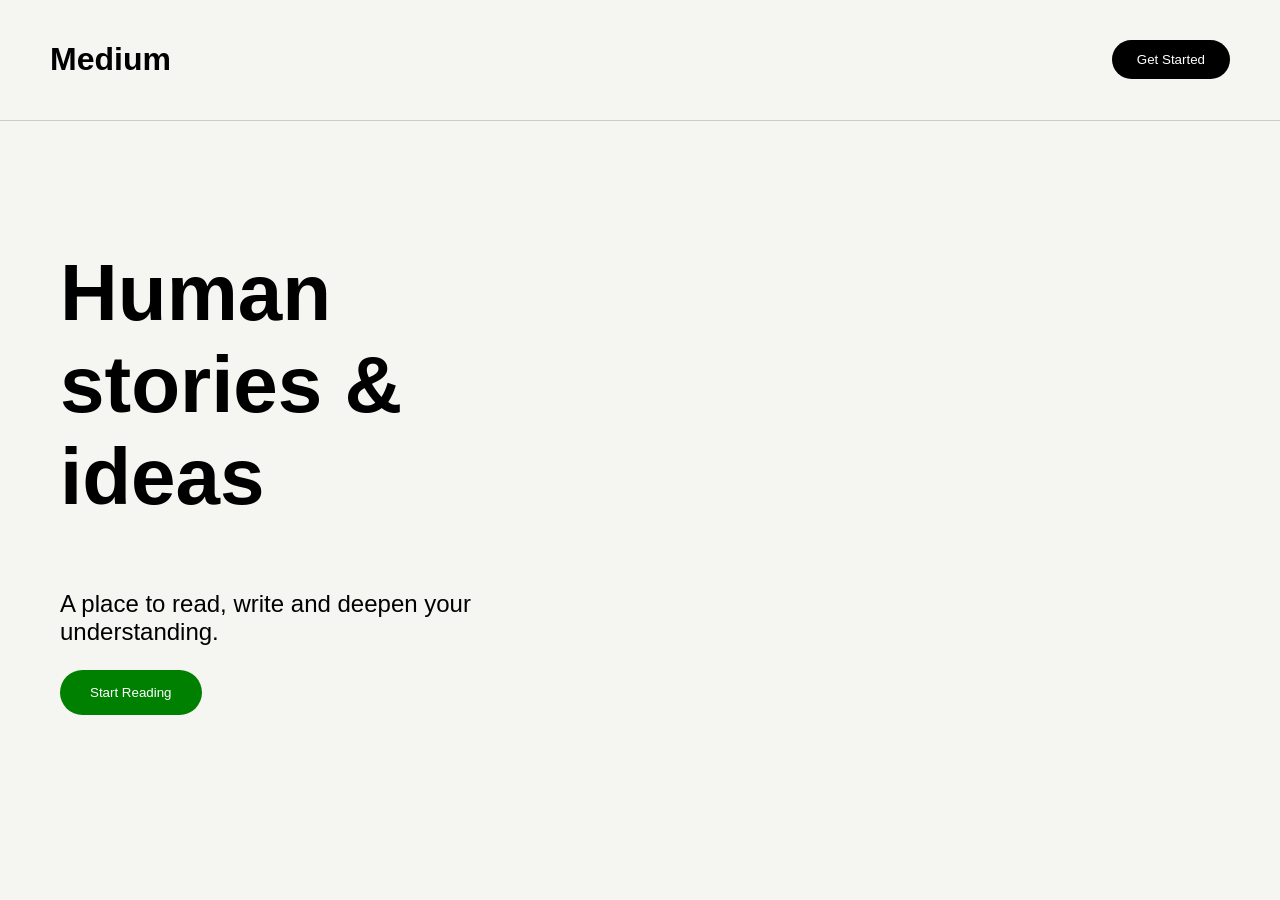
<file: index.html>
<!DOCTYPE html>
<html>
<head>
    <title>Medium Clone</title>
    <link rel="stylesheet" href="style.css">
</head>
<body>

    <div class="navbar">
        <h1>Medium</h1>
        <button onclick="goToHome()">Get Started</button>
    </div>

    <div class="hero">
        <h2>Human stories & ideas</h2>

        <p>
            A place to read, write and deepen your understanding.
        </p>

        <button onclick="goToHome()">
            Start Reading
        </button>
    </div>

    <script src="script.js"></script>

</body>
</html>
</file>
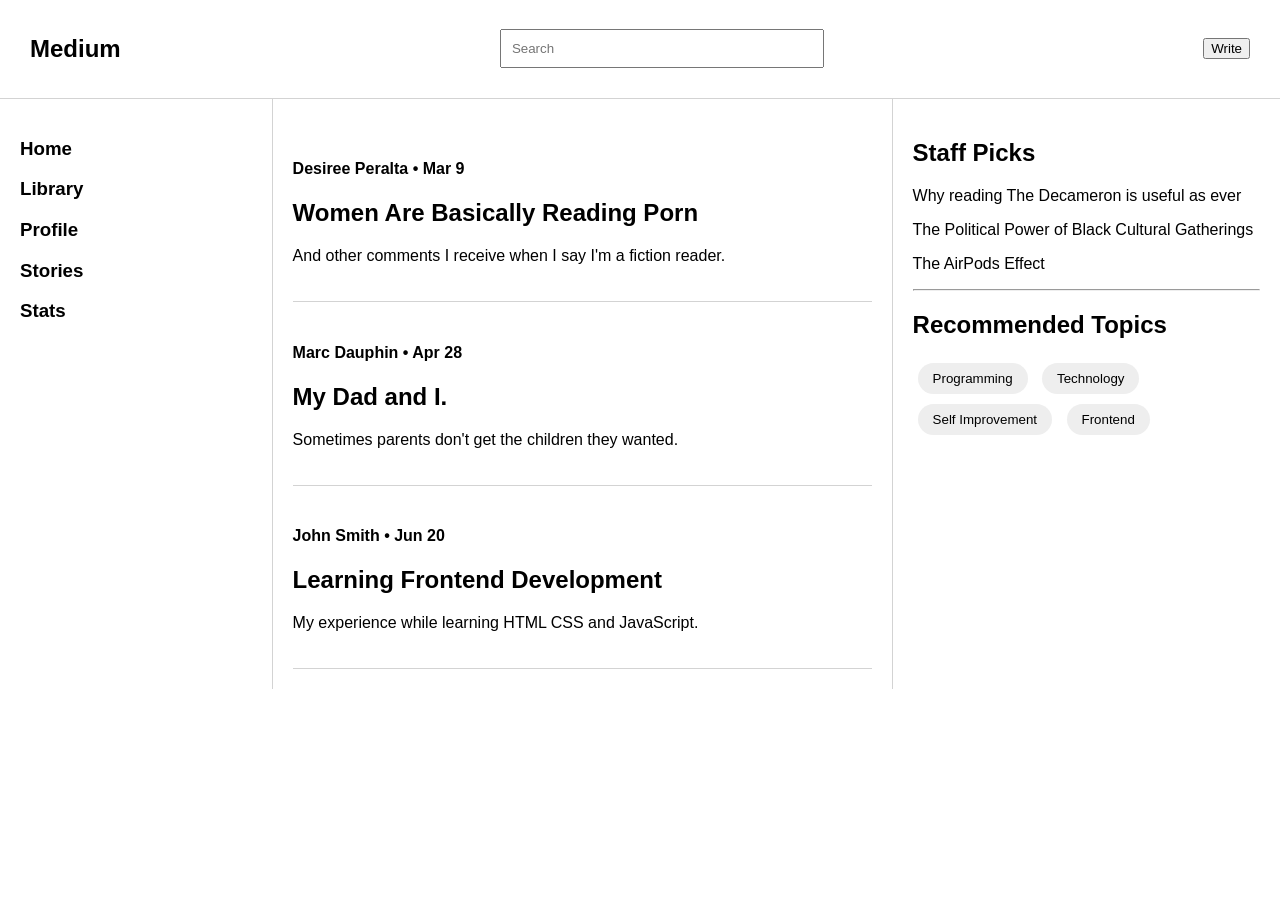
<file: home.html>
<!DOCTYPE html>
<html>
<head>
    <title>Medium Home</title>
    <link rel="stylesheet" href="home.css">
</head>
<body>

    <div class="topbar">

        <h2>Medium</h2>

        <input
            type="text"
            placeholder="Search">

        <button>Write</button>

    </div>

    <div class="container">

        <div class="sidebar">

            <h3>Home</h3>
            <h3>Library</h3>
            <h3>Profile</h3>
            <h3>Stories</h3>
            <h3>Stats</h3>

        </div>

        <div class="feed">

            <div class="post">

                <h4>Desiree Peralta • Mar 9</h4>

                <h2>
                    Women Are Basically Reading Porn
                </h2>

                <p>
                    And other comments I receive when I say I'm a fiction reader.
                </p>

            </div>

            <div class="post">

                <h4>Marc Dauphin • Apr 28</h4>

                <h2>
                    My Dad and I.
                </h2>

                <p>
                    Sometimes parents don't get the children they wanted.
                </p>

            </div>

            <div class="post">

                <h4>John Smith • Jun 20</h4>

                <h2>
                    Learning Frontend Development
                </h2>

                <p>
                    My experience while learning HTML CSS and JavaScript.
                </p>

            </div>

        </div>

        <div class="rightbar">

            <h2>Staff Picks</h2>

            <p>Why reading The Decameron is useful as ever</p>

            <p>The Political Power of Black Cultural Gatherings</p>

            <p>The AirPods Effect</p>

            <hr>

            <h2>Recommended Topics</h2>

            <button>Programming</button>
            <button>Technology</button>
            <button>Self Improvement</button>
            <button>Frontend</button>

        </div>

    </div>

</body>
</html>
</file>
<file: style.css>
body{
    margin:0;
    font-family:Arial;
    background:#f5f5f2;
}

.navbar{
    display:flex;
    justify-content:space-between;
    align-items:center;
    padding:20px 50px;
    border-bottom:1px solid #ccc;
}

.navbar button{
    background:black;
    color:white;
    padding:12px 25px;
    border:none;
    border-radius:25px;
}

.hero{
    padding:60px;
}

.hero h2{
    font-size:80px;
    width:500px;
}

.hero p{
    font-size:24px;
    width:500px;
}

.hero button{
    background:green;
    color:white;
    border:none;
    padding:15px 30px;
    border-radius:25px;
}
</file>
<file: home.css>
body{
    margin:0;
    font-family:Arial;
}

.topbar{
    display:flex;
    justify-content:space-between;
    align-items:center;
    padding:15px 30px;
    border-bottom:1px solid lightgray;
}

.topbar input{
    width:300px;
    padding:10px;
}

.container{
    display:flex;
}

.sidebar{
    width:20%;
    padding:20px;
    border-right:1px solid lightgray;
}

.feed{
    width:50%;
    padding:20px;
}

.post{
    border-bottom:1px solid lightgray;
    padding:20px 0;
}

.rightbar{
    width:30%;
    padding:20px;
    border-left:1px solid lightgray;
}

.rightbar button{
    margin:5px;
    padding:8px 15px;
    border:none;
    border-radius:20px;
    background:#eeeeee;
}
</file>
